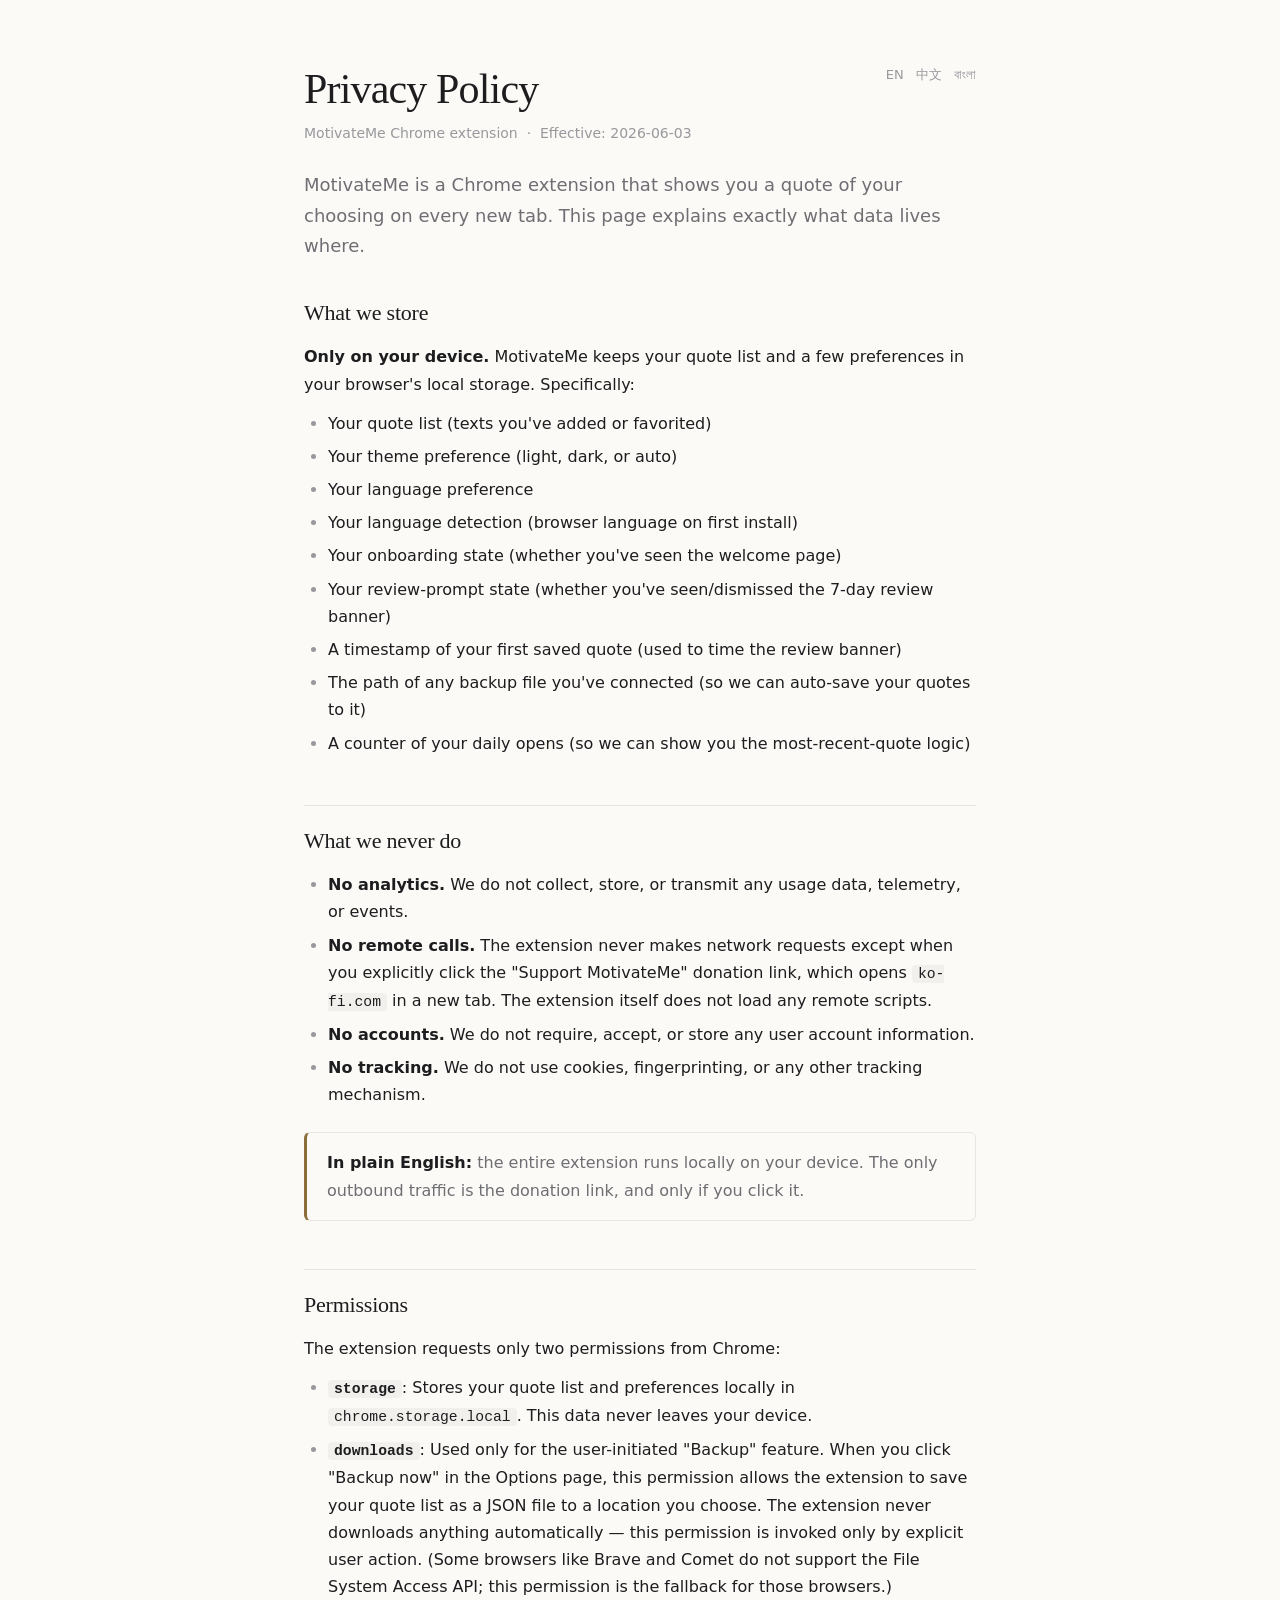
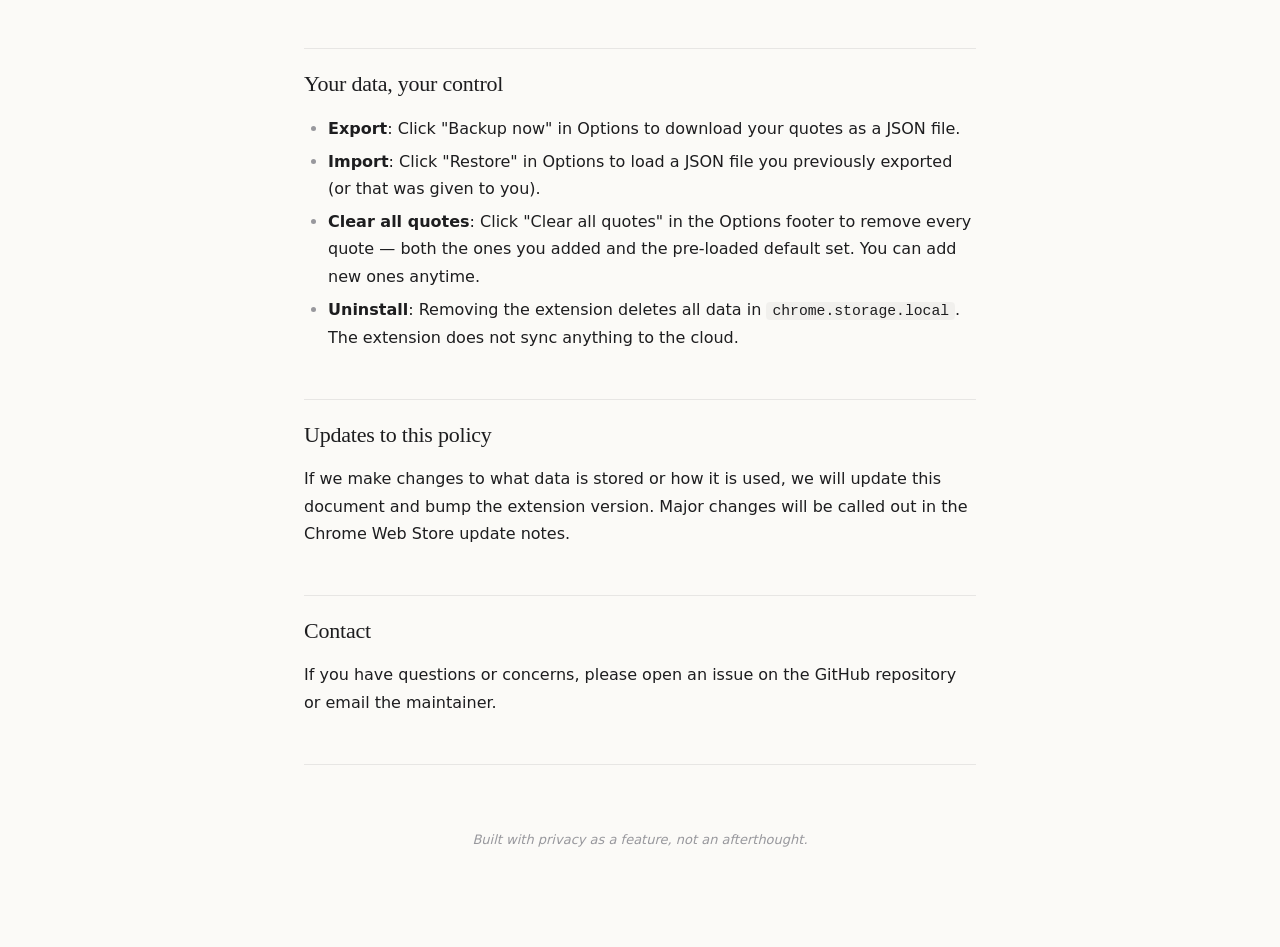
<file: index.html>
<!DOCTYPE html>
<html lang="en">
<head>
  <meta charset="UTF-8">
  <meta name="viewport" content="width=device-width, initial-scale=1.0">
  <title>Privacy Policy — MotivateMe</title>
  <meta name="description" content="MotivateMe privacy policy: what data is stored, what is never collected, and how to control your data. The entire extension is local-first; no analytics, no tracking, no remote calls.">
  <style>
    :root {
      --bg: #fbfaf7;
      --text: #1d1d1f;
      --text-secondary: #6e6e73;
      --text-tertiary: #98989d;
      --accent: #8a6d3b;
      --border: rgba(0, 0, 0, 0.08);
      --shadow: 0 1px 3px rgba(0, 0, 0, 0.04), 0 4px 12px rgba(0, 0, 0, 0.06);
      --max-w: 720px;
      --serif: 'Source Serif 4', 'Noto Serif SC', Georgia, 'Times New Roman', serif;
      --sans: Inter, -apple-system, BlinkMacSystemFont, 'Segoe UI', system-ui, sans-serif;
    }
    * { box-sizing: border-box; }
    html, body { margin: 0; padding: 0; }
    body {
      background: var(--bg);
      color: var(--text);
      font-family: var(--sans);
      font-size: 16px;
      line-height: 1.7;
      -webkit-font-smoothing: antialiased;
      -moz-osx-font-smoothing: grayscale;
    }
    .wrap { max-width: var(--max-w); margin: 0 auto; padding: 64px 24px 96px; }
    h1 {
      font-family: var(--serif);
      font-size: 42px;
      font-weight: 500;
      letter-spacing: -0.02em;
      line-height: 1.2;
      margin: 0 0 8px;
    }
    h2 {
      font-family: var(--serif);
      font-size: 22px;
      font-weight: 500;
      letter-spacing: -0.01em;
      margin: 48px 0 12px;
      padding-top: 16px;
      border-top: 1px solid var(--border);
    }
    h2:first-of-type { border-top: 0; margin-top: 32px; padding-top: 0; }
    p { margin: 12px 0; color: var(--text); }
    strong { font-weight: 600; color: var(--text); }
    ul { margin: 12px 0; padding-left: 24px; }
    li { margin: 6px 0; color: var(--text); }
    li::marker { color: var(--text-tertiary); }
    .meta { color: var(--text-tertiary); font-size: 14px; margin: 0 0 24px; }
    .lede { font-size: 18px; color: var(--text-secondary); }
    a { color: var(--accent); text-decoration: none; border-bottom: 1px solid transparent; transition: border-color 150ms; }
    a:hover { border-bottom-color: var(--accent); }
    code, kbd {
      font-family: 'SF Mono', Menlo, Consolas, 'Liberation Mono', monospace;
      font-size: 0.92em;
      background: rgba(20, 15, 10, 0.04);
      padding: 1px 6px;
      border-radius: 4px;
    }
    .callout {
      background: var(--bg);
      border: 1px solid var(--border);
      border-left: 3px solid var(--accent);
      padding: 16px 20px;
      border-radius: 6px;
      margin: 24px 0;
      color: var(--text-secondary);
    }
    .callout strong { color: var(--text); }
    hr { border: 0; border-top: 1px solid var(--border); margin: 48px 0; }
    footer { color: var(--text-tertiary); font-size: 13px; margin-top: 64px; text-align: center; }
    .lang { float: right; font-size: 13px; }
    .lang a { color: var(--text-tertiary); margin-left: 8px; }
    .lang a:hover { color: var(--accent); }
    @media (max-width: 600px) {
      h1 { font-size: 32px; }
      .wrap { padding: 40px 20px 64px; }
    }
  </style>
</head>
<body>
  <main class="wrap">
    <div class="lang">
      <a href="index.html">EN</a>
      <a href="index.zh-CN.html">中文</a>
      <a href="index.bn.html">বাংলা</a>
    </div>

    <h1>Privacy Policy</h1>
    <p class="meta">MotivateMe Chrome extension &nbsp;·&nbsp; Effective: 2026-06-03</p>

    <p class="lede">MotivateMe is a Chrome extension that shows you a quote of your choosing on every new tab. This page explains exactly what data lives where.</p>

    <h2>What we store</h2>
    <p><strong>Only on your device.</strong> MotivateMe keeps your quote list and a few preferences in your browser's local storage. Specifically:</p>
    <ul>
      <li>Your quote list (texts you've added or favorited)</li>
      <li>Your theme preference (light, dark, or auto)</li>
      <li>Your language preference</li>
      <li>Your language detection (browser language on first install)</li>
      <li>Your onboarding state (whether you've seen the welcome page)</li>
      <li>Your review-prompt state (whether you've seen/dismissed the 7-day review banner)</li>
      <li>A timestamp of your first saved quote (used to time the review banner)</li>
      <li>The path of any backup file you've connected (so we can auto-save your quotes to it)</li>
      <li>A counter of your daily opens (so we can show you the most-recent-quote logic)</li>
    </ul>

    <h2>What we never do</h2>
    <ul>
      <li><strong>No analytics.</strong> We do not collect, store, or transmit any usage data, telemetry, or events.</li>
      <li><strong>No remote calls.</strong> The extension never makes network requests except when you explicitly click the "Support MotivateMe" donation link, which opens <code>ko-fi.com</code> in a new tab. The extension itself does not load any remote scripts.</li>
      <li><strong>No accounts.</strong> We do not require, accept, or store any user account information.</li>
      <li><strong>No tracking.</strong> We do not use cookies, fingerprinting, or any other tracking mechanism.</li>
    </ul>

    <div class="callout">
      <strong>In plain English:</strong> the entire extension runs locally on your device. The only outbound traffic is the donation link, and only if you click it.
    </div>

    <h2>Permissions</h2>
    <p>The extension requests only two permissions from Chrome:</p>
    <ul>
      <li>
        <strong><code>storage</code></strong>: Stores your quote list and preferences locally in <code>chrome.storage.local</code>. This data never leaves your device.
      </li>
      <li>
        <strong><code>downloads</code></strong>: Used only for the user-initiated "Backup" feature. When you click "Backup now" in the Options page, this permission allows the extension to save your quote list as a JSON file to a location you choose. The extension never downloads anything automatically — this permission is invoked only by explicit user action. (Some browsers like Brave and Comet do not support the File System Access API; this permission is the fallback for those browsers.)
      </li>
    </ul>

    <h2>Your data, your control</h2>
    <ul>
      <li><strong>Export</strong>: Click "Backup now" in Options to download your quotes as a JSON file.</li>
      <li><strong>Import</strong>: Click "Restore" in Options to load a JSON file you previously exported (or that was given to you).</li>
      <li><strong>Clear all quotes</strong>: Click "Clear all quotes" in the Options footer to remove every quote — both the ones you added and the pre-loaded default set. You can add new ones anytime.</li>
      <li><strong>Uninstall</strong>: Removing the extension deletes all data in <code>chrome.storage.local</code>. The extension does not sync anything to the cloud.</li>
    </ul>

    <h2>Updates to this policy</h2>
    <p>If we make changes to what data is stored or how it is used, we will update this document and bump the extension version. Major changes will be called out in the Chrome Web Store update notes.</p>

    <h2>Contact</h2>
    <p>If you have questions or concerns, please open an issue on the GitHub repository or email the maintainer.</p>

    <hr>

    <footer>
      <em>Built with privacy as a feature, not an afterthought.</em>
    </footer>
  </main>
</body>
</html>
</file>
